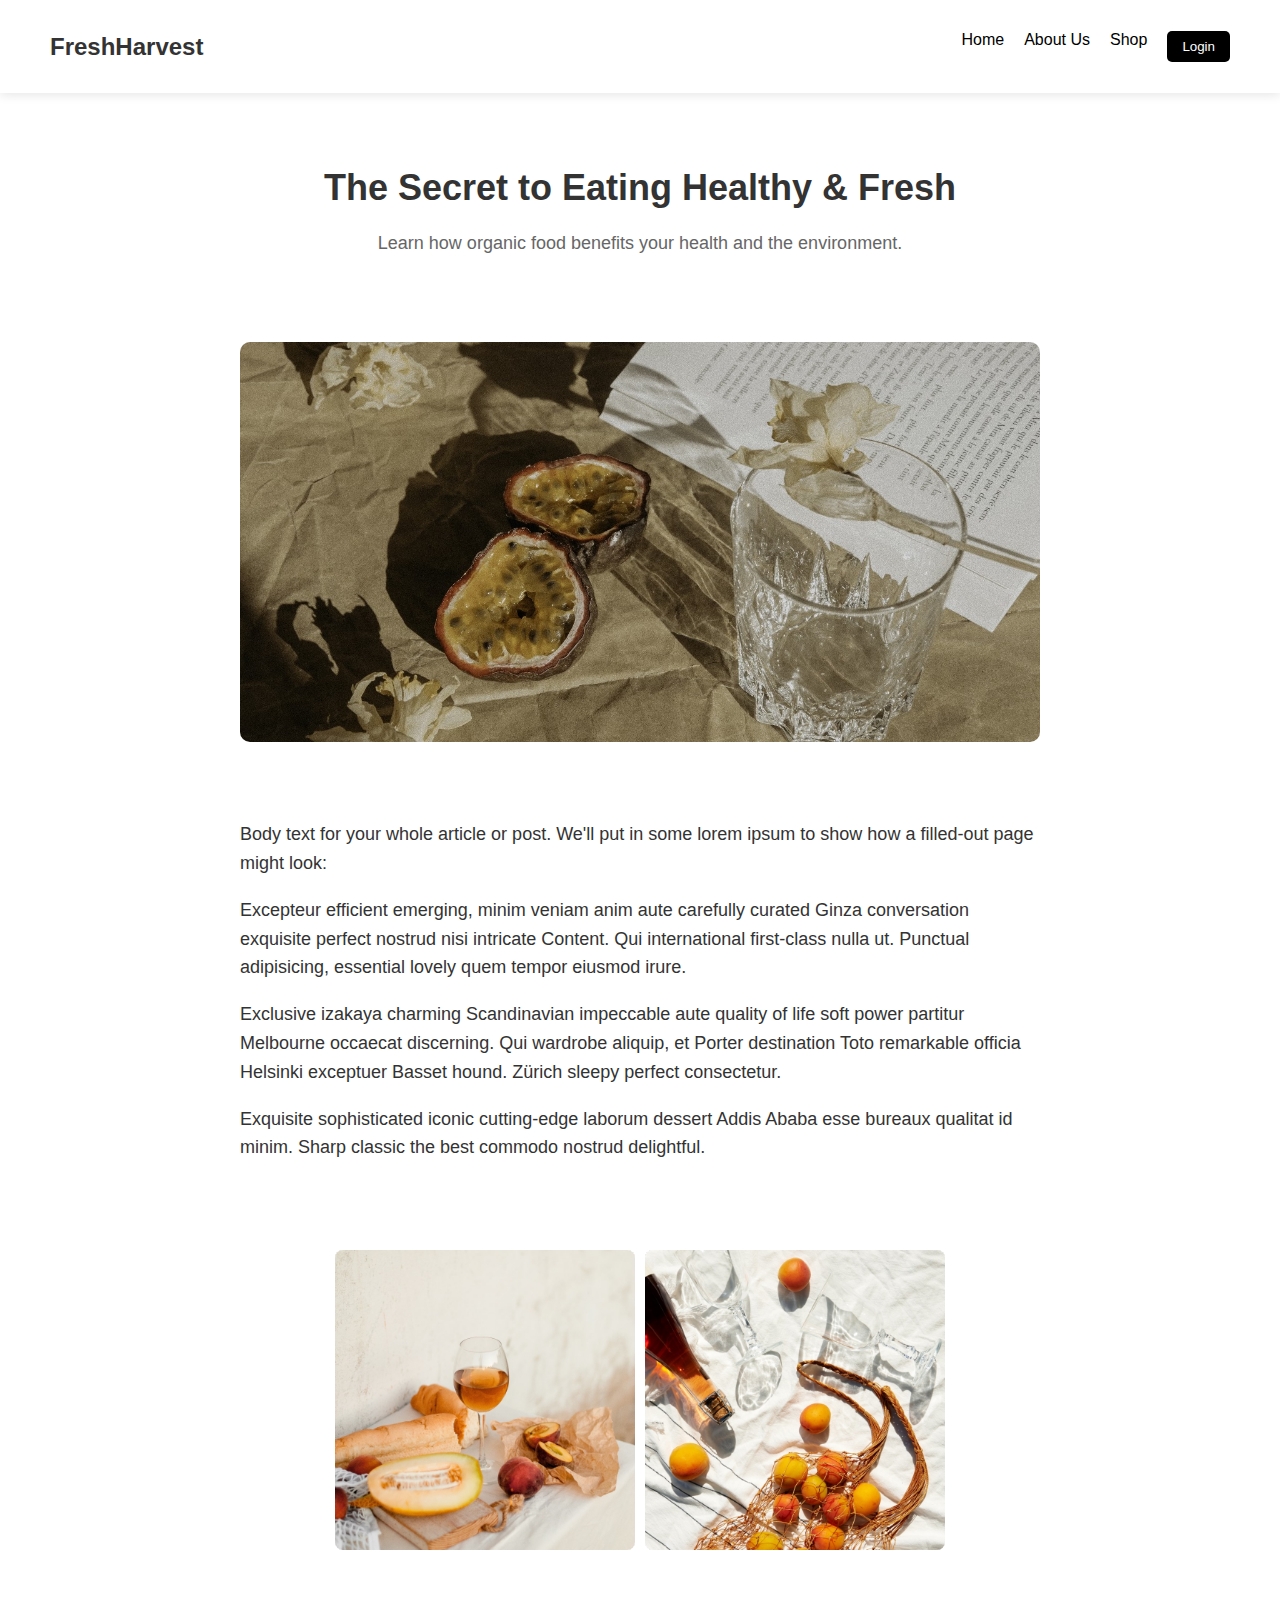
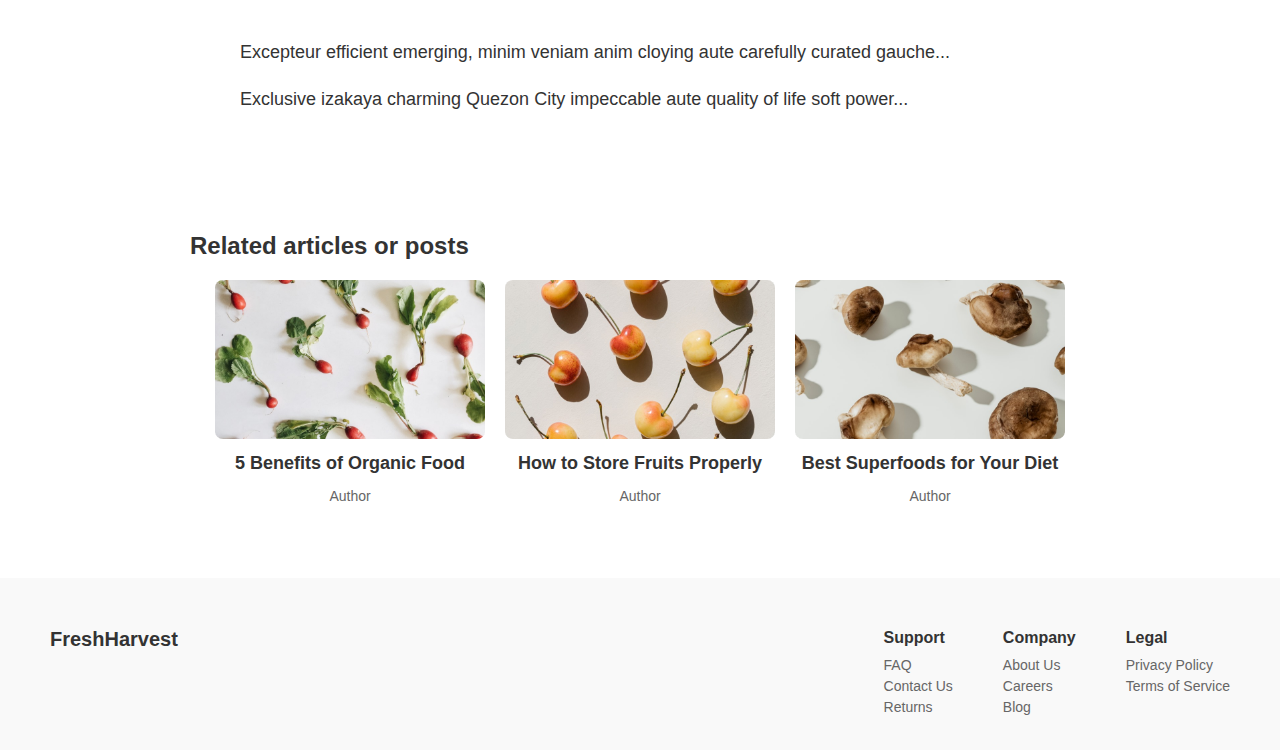
<file: article.html>
<!DOCTYPE html>
<html lang="en">
<head>
    <meta charset="UTF-8">
    <meta name="viewport" content="width=device-width, initial-scale=1.0">
    <title>FreshHarvest</title>
    <link rel="stylesheet" href="global.css">
</head>
<body>
    <header>
        <div class="logo">FreshHarvest</div>
        <nav>
            <ul>
                <li><a href="index.html" target="_self">Home</a></li>
                <li><a href="contact.html" target="_self">About Us</a></li>
                <li><a href="shop.html" target="_self">Shop</a></li>
                <li><button class="login-btn" ><a href="login.html" style="color: white;" target="_self">Login</button></a></li>
            </ul>
        </nav>
    </header>

    <section class="hero">
        <h1>The Secret to Eating Healthy & Fresh</h1>
        <p>Learn how organic food benefits your health and the environment.</p>
    </section>

    <section class="featured-image">
        <img src="WhatsApp Image 2025-03-09 at 10.31.53_c34ca04a.jpg" alt="Healthy organic food">
    </section>

    <section class="content">
        <p>Body text for your whole article or post. We'll put in some lorem ipsum to show how a filled-out page might look:</p>

        <p>Excepteur efficient emerging, minim veniam anim aute carefully curated Ginza conversation exquisite perfect nostrud nisi intricate Content. Qui international first-class nulla ut. Punctual adipisicing, essential lovely quem tempor eiusmod irure.</p>

        <p>Exclusive izakaya charming Scandinavian impeccable aute quality of life soft power partitur Melbourne occaecat discerning. Qui wardrobe aliquip, et Porter destination Toto remarkable officia Helsinki exceptuer Basset hound. Zürich sleepy perfect consectetur.</p>

        <p>Exquisite sophisticated iconic cutting-edge laborum dessert Addis Ababa esse bureaux qualitat id minim. Sharp classic the best commodo nostrud delightful.</p>
    </section>
    <section class="image-gallery">
        <div class="gallery-container">
            <img src="WhatsApp Image 2025-03-09 at 10.30.34_72e4025e.jpg" alt="Food and wine">
            <img src="WhatsApp Image 2025-03-09 at 10.29.47_50af148d.jpg" alt="Basket of fruits">
        </div>
    </section>
    
    <section class="content">
        <p>Excepteur efficient emerging, minim veniam anim cloying aute carefully curated gauche...</p>
        <p>Exclusive izakaya charming Quezon City impeccable aute quality of life soft power...</p>
    </section>
    
    <section class="related-posts">
        <h2>Related articles or posts</h2>
        <div class="posts-container">
            <div class="post">
                <img src="WhatsApp Image 2025-03-09 at 11.27.25_5a6fcec8.jpg" alt="Organic food">
                <h3>5 Benefits of Organic Food</h3>
                <p>Author</p>
            </div>
            <div class="post">
                <img src="WhatsApp Image 2025-03-09 at 11.12.25_929f7fad.jpg" alt="Store fruits properly">
                <h3>How to Store Fruits Properly</h3>
                <p>Author</p>
            </div>
            <div class="post">
                <img src="WhatsApp Image 2025-03-09 at 11.12.05_6d538910.jpg" alt="Superfoods">
                <h3>Best Superfoods for Your Diet</h3>
                <p>Author</p>
            </div>
        </div>
    </section>
    <footer class="footer">
        <div class="footer-container">
            <div class="footer-brand">
                <h3>FreshHarvest</h3>
            </div>
    
            <div class="footer-links">
                <div class="footer-column">
                    <h4>Support</h4>
                    <a href="#">FAQ</a>
                    <a href="#">Contact Us</a>
                    <a href="#">Returns</a>
                </div>
    
                <div class="footer-column">
                    <h4>Company</h4>
                    <a href="#">About Us</a>
                    <a href="#">Careers</a>
                    <a href="#">Blog</a>
                </div>
    
                <div class="footer-column">
                    <h4>Legal</h4>
                    <a href="#">Privacy Policy</a>
                    <a href="#">Terms of Service</a>
                </div>
            </div>
        </div>
    </footer>
    
    
</body>
</html>
</file>
<file: global.css>
body {
    font-family: Arial, sans-serif;
    margin: 0;
    padding: 0;
    background: #fff;
    color: #333;
}

header {
    display: flex;
    justify-content: space-between;
    align-items: center;
    padding: 15px 50px;
    background: #fff;
    box-shadow: 0px 2px 10px rgba(0, 0, 0, 0.1);
}

.logo {
    font-size: 24px;
    font-weight: bold;
}

nav ul {
    list-style: none;
    display: flex;
    gap: 20px;
}

nav ul li {
    display: inline;
}

nav ul li a {
    text-decoration: none;
    color: black;
    font-weight: 500;
}

.login-btn {
    padding: 8px 15px;
    background: rgb(0, 0, 0);
    color:rgb(255, 255, 255);
    border: none;
    border-radius: 5px;
    cursor: pointer;
}

.hero {
    text-align: center;
    padding: 50px 20px;
}

.hero h1 {
    font-size: 36px;
    font-weight: bold;
}

.hero p {
    font-size: 18px;
    color: #666;
}

.featured-image {
    display: flex;
    justify-content: center;
    margin-top: 20px;
}

.featured-image img {
    width: 90%;
    max-width: 800px;
    border-radius: 10px;
}

.content {
    max-width: 800px;
    margin: 40px auto;
    padding: 20px;
    line-height: 1.6;
    font-size: 18px;
}

.image-gallery {
    display: flex;
    justify-content: center;
    margin: 30px 0;
}

.gallery-container {
    display: flex;
    gap: 10px;
   
    padding: 10px;
}

.gallery-container img {
    width: 300px;
    border-radius: 8px;
}

.related-posts {
    max-width: 900px;
    margin: 40px auto;
    padding: 20px;
}

.related-posts h2 {
    font-size: 24px;
    font-weight: bold;
}

.posts-container {
    display: flex;
    gap: 20px;
    justify-content: center;
}

.post {
    width: 30%;
    text-align: center;
}

.post img {
    width: 100%;
    border-radius: 8px;
}

.post h3 {
    font-size: 18px;
    margin: 10px 0;
}

.post p {
    color: #666;
    font-size: 14px;
}
/* Footer Section */
.footer {
    background-color: #f9f9f9;
    padding: 30px 50px;
    font-family: Arial, sans-serif;
}

.footer-container {
    display: flex;
    justify-content: space-between;
    align-items: flex-start;
    max-width: 1200px;
    margin: auto;
}

.footer-brand h3 {
    font-size: 20px;
    font-weight: bold;
    margin-bottom: 10px;
}

.social-icons a {
    margin-right: 10px;
}

.social-icons img {
    width: 20px;
    height: 20px;
}

.footer-links {
    display: flex;
    gap: 50px;
}

.footer-column h4 {
    font-size: 16px;
    font-weight: bold;
    margin-bottom: 10px;
}

.footer-column a {
    display: block;
    color: #666;
    text-decoration: none;
    font-size: 14px;
    margin-bottom: 5px;
}

.footer-column a:hover {
    color: #000;
}
</file>
